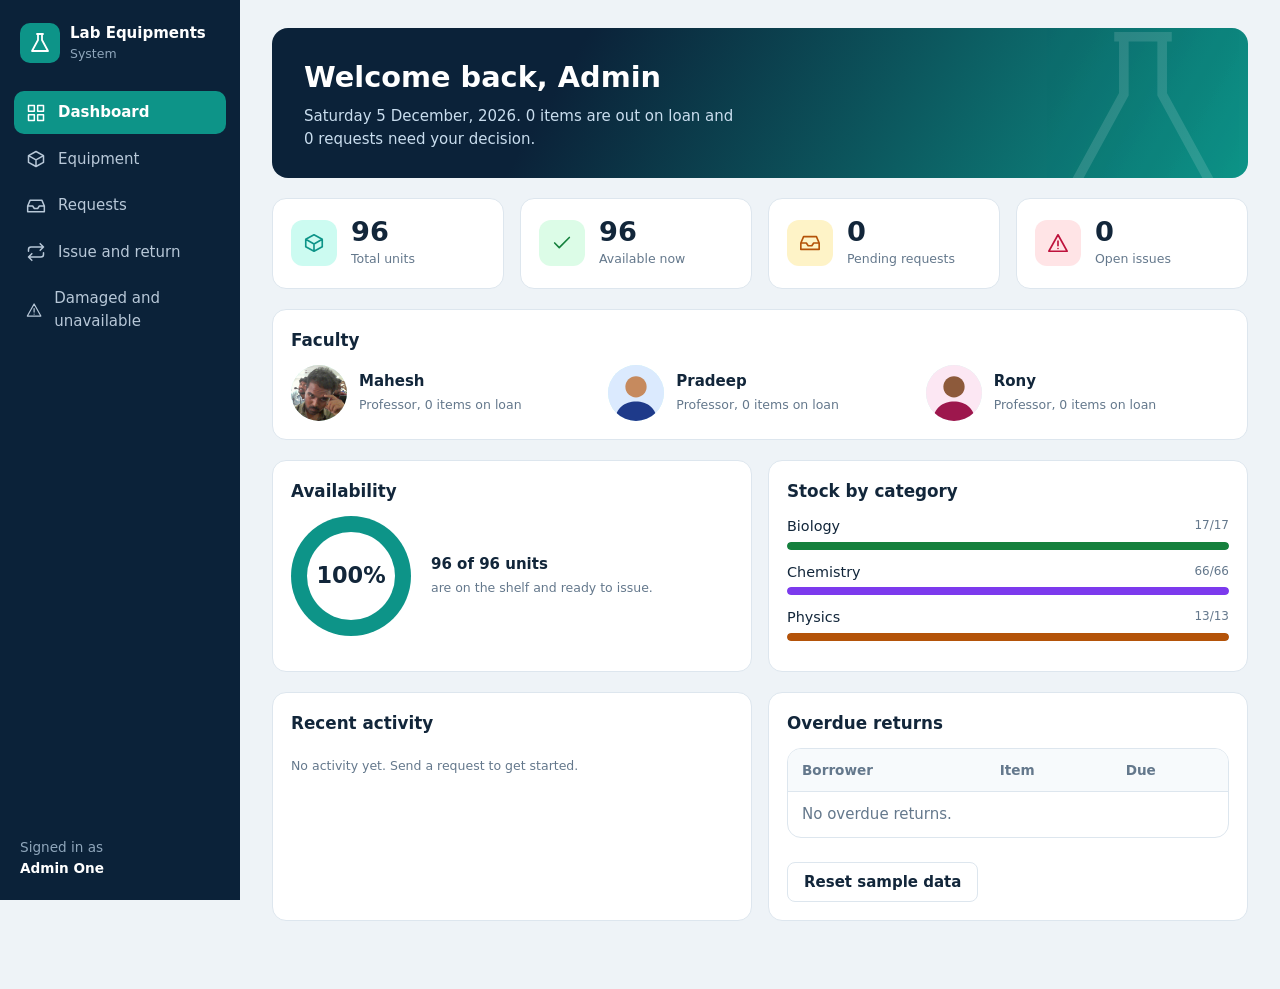
<file: index.html>
<!DOCTYPE html>
<html lang="en">
<head>
<meta charset="UTF-8">
<meta name="viewport" content="width=device-width, initial-scale=1">
<title>Lab Equipments System</title>
<style>
:root{--nv:#0b2239;--bg:#eef3f7;--sf:#fff;--tx:#12263a;--mut:#64788c;--pri:#0d9488;--bd:#dde6ee;--ok:#15803d;--warn:#b45309;--bad:#be123c}
*{box-sizing:border-box}
body{margin:0;display:flex;min-height:100vh;background:var(--bg);color:var(--tx);font:15px/1.5 "Segoe UI",system-ui,sans-serif}
aside{width:240px;flex:none;background:var(--nv);color:#b8c8d8;padding:22px 14px;display:flex;flex-direction:column;gap:4px;position:sticky;top:0;height:100vh}
.br{display:grid;grid-template-columns:40px 1fr;column-gap:10px;align-items:center;color:#fff;margin:0 6px 24px}
.br svg{grid-row:span 2;background:var(--pri);padding:8px;border-radius:10px;width:40px;height:40px}
.br small{color:#8fa6bb}
aside a{display:flex;gap:12px;align-items:center;color:inherit;text-decoration:none;padding:10px 12px;border-radius:10px}
aside a:hover{background:#14324f;color:#fff}aside a.on{background:var(--pri);color:#fff;font-weight:600}
aside p{margin:auto 6px 0;font-size:.85rem;color:#8fa6bb}aside p b{color:#fff}
main{flex:1;min-width:0;padding:28px 32px 48px;max-width:1100px}
h1{font-size:1.6rem;margin:0}h2{font-size:1.05rem;margin:0 0 12px}
.ph{margin-bottom:20px}.ph p{margin:2px 0 0;color:var(--mut)}
.hero{background:linear-gradient(120deg,#0b2239 30%,#0d9488);color:#fff;border-radius:16px;padding:28px 32px;position:relative;overflow:hidden;margin-bottom:20px}
.hero h1{font-size:1.8rem}.hero p{margin:6px 0 0;color:#c9ddee;max-width:46ch}
.hero svg.bg{position:absolute;right:-10px;top:-20px;width:230px;height:230px;opacity:.13}
.g4{display:grid;grid-template-columns:repeat(auto-fit,minmax(200px,1fr));gap:16px;margin-bottom:20px}
.g2{display:grid;grid-template-columns:repeat(auto-fit,minmax(320px,1fr));gap:16px;margin-bottom:20px}
.pn{background:var(--sf);border:1px solid var(--bd);border-radius:14px;padding:18px}
.sc{display:flex;gap:14px;align-items:center}.sc b{font-size:1.7rem;line-height:1.1;display:block}.sc small{color:var(--mut)}
.ic{width:46px;height:46px;border-radius:12px;display:grid;place-items:center;flex:none}
.dn{display:flex;gap:20px;align-items:center}
.ring{width:120px;height:120px;border-radius:50%;display:grid;place-items:center;flex:none}
.ring span{background:var(--sf);width:88px;height:88px;border-radius:50%;display:grid;place-items:center;font-size:1.4rem;font-weight:700}
.cb{margin-bottom:12px}.cb div{display:flex;justify-content:space-between;font-size:.9rem;margin-bottom:4px}
.bar{height:8px;background:#e4ecf3;border-radius:9px;overflow:hidden}.bar i{display:block;height:100%;background:var(--pri);border-radius:9px}
.act{list-style:none;margin:0;padding:0}.act li{display:flex;justify-content:space-between;gap:10px;padding:9px 0;border-bottom:1px solid var(--bd)}.act li:last-child{border:0}
.tb{display:flex;flex-wrap:wrap;gap:10px;margin-bottom:16px}
.cards{display:grid;grid-template-columns:repeat(auto-fill,minmax(235px,1fr));gap:16px}
.ec{background:var(--sf);border:1px solid var(--bd);border-radius:14px;overflow:hidden;display:flex;flex-direction:column}
.ec[hidden]{display:none}
.pic{height:130px;display:grid;place-items:center;position:relative}
.pic img{position:absolute;inset:0;width:100%;height:100%;object-fit:cover}
.eb{padding:14px;display:flex;flex-direction:column;gap:6px}.eb p{margin:0;color:var(--mut);font-size:.88rem}
.rw{display:flex;justify-content:space-between;gap:8px;align-items:start}
small{color:var(--mut)}
form{display:flex;flex-wrap:wrap;gap:10px;align-items:end;background:var(--sf);border:1px solid var(--bd);border-radius:14px;padding:16px;margin-bottom:20px}
label{display:flex;flex-direction:column;font-size:.8rem;color:var(--mut);gap:3px}
input,select{font:inherit;padding:8px 10px;border:1px solid var(--bd);border-radius:8px;background:#fff;color:var(--tx)}
button{font:inherit;padding:8px 16px;border:0;border-radius:8px;background:var(--pri);color:#fff;cursor:pointer;font-weight:600}
button:hover{filter:brightness(.92)}button.alt{background:#fff;color:var(--tx);border:1px solid var(--bd)}
:focus-visible{outline:2px solid var(--pri);outline-offset:2px}
.tw{overflow-x:auto;background:var(--sf);border:1px solid var(--bd);border-radius:14px;margin-bottom:24px}
table{width:100%;border-collapse:collapse}
th,td{text-align:left;padding:11px 14px;border-bottom:1px solid var(--bd);white-space:nowrap}
th{color:var(--mut);font-weight:600;font-size:.85rem;background:#f7fafc}tr:last-child td{border:0}
td.empty{color:var(--mut);white-space:normal}
.b{padding:2px 10px;border-radius:99px;font-size:.78rem;font-weight:600;background:currentColor;position:relative;white-space:nowrap}
.b::after{content:attr(data-t);position:absolute;inset:0;display:grid;place-items:center;color:#fff}
.available,.approved,.issued,.good{color:var(--ok)}.pending,.maintenance{color:var(--warn)}
.unavailable,.damaged,.rejected,.lost{color:var(--bad)}.returned,.cancelled{color:var(--mut)}
.row{display:flex;gap:6px}
@media(max-width:800px){body{flex-direction:column}aside{width:auto;height:auto;position:static;flex-direction:row;flex-wrap:wrap;padding:10px}.br,aside p{display:none}main{padding:18px}}
.av{display:inline-grid;place-items:center;position:relative;border-radius:50%;background:#ccfbf1;color:#0d9488;font-weight:700;overflow:hidden;vertical-align:middle;flex:none}
.av img{position:absolute;inset:0;width:100%;height:100%;object-fit:cover}
.fac{display:grid;grid-template-columns:repeat(auto-fit,minmax(220px,1fr));gap:14px}.fac>div{display:flex;gap:12px;align-items:center}
</style>
</head>
<body data-page="index" data-base="">
<script>
const K='neat-lab-db3',base=document.body.dataset.base;let pg=location.hash.slice(1)||document.body.dataset.page;
const P={grid:'M3 3h7v7H3zM14 3h7v7h-7zM14 14h7v7h-7zM3 14h7v7H3z',box:'M21 8l-9-5-9 5v8l9 5 9-5zM3 8l9 5 9-5M12 13v8',inbox:'M22 12h-6l-2 3h-4l-2-3H2M5 5h14l3 7v7H2v-7z',repeat:'M17 2l4 4-4 4M3 11V9a3 3 0 013-3h15M7 22l-4-4 4-4M21 13v2a3 3 0 01-3 3H3',alert:'M12 3l10 18H2zM12 10v5M12 18h.01',flask:'M9 3h6M10 3v6L4 20h16L14 9V3',zap:'M13 2L4 14h7l-1 8 9-12h-7z',microscope:'M6 18h12M8 22h8M14 2l4 4-6 6-4-4zM10 12l-3 3M13 15a5 5 0 005-5',check:'M20 6L9 17l-5-5'};
const ic=(n,s=22)=>`<svg width="${s}" height="${s}" viewBox="0 0 24 24" fill="none" stroke="currentColor" stroke-width="1.8" stroke-linecap="round" stroke-linejoin="round"><path d="${P[n]}"/></svg>`;
const CAT={Biology:['#15803d','#dcfce7','microscope'],Chemistry:['#7c3aed','#ede9fe','flask'],Physics:['#b45309','#fef3c7','zap'],x:['#0d9488','#ccfbf1','box']};
const E=(id,name,category,quantity,location,desc)=>({id,name,category,quantity,available:quantity,status:'available',location,desc});
const seed={users:[{id:1,name:'Admin One',role:'admin',dept:'Lab Office'},{id:2,name:'Ravi Kumar',role:'student',dept:'Physics'},{id:3,name:'Dr. Meena',role:'faculty',dept:'Chemistry'},{id:4,name:'Sneha Reddy',role:'student',dept:'Biology'},{id:5,name:'Mahesh',role:'faculty',dept:'Professor',photo:'prof-mahesh.jpg'},{id:6,name:'Pradeep',role:'faculty',dept:'Professor',photo:'prof-pradeep.svg'},{id:7,name:'Rony',role:'faculty',dept:'Professor',photo:'prof-rony.svg'}],
equipment:[E(1,'Compound Microscope','Biology',10,'Lab 101','40x to 1000x magnification for slide study.'),E(2,'Bunsen Burner','Chemistry',20,'Lab 204','Gas burner for heating and sterilising.'),E(3,'Digital Multimeter','Physics',8,'Lab 305','Measures voltage, current and resistance.'),E(4,'Centrifuge','Biology',4,'Lab 102','Separates samples at up to 5000 rpm.'),E(5,'Oscilloscope','Physics',5,'Lab 306','Dual-channel 100 MHz waveform display.'),E(6,'Beaker Set','Chemistry',40,'Store B','Borosilicate glass, 50 ml to 1000 ml.'),E(7,'Analytical Balance','Chemistry',6,'Lab 205','Weighs samples to 0.0001 g.'),E(8,'Slide Projector','Biology',3,'Store A','For showing specimen slides to a class.')],
requests:[],transactions:[],issues:[],seq:20};
let db=null;try{db=JSON.parse(localStorage.getItem(K))}catch(e){}
db=db||JSON.parse(JSON.stringify(seed));
const save=()=>{try{localStorage.setItem(K,JSON.stringify(db))}catch(e){}};
const eq=i=>db.equipment.find(e=>e.id==i),us=i=>db.users.find(u=>u.id==i);
const nid=()=>db.seq++,today=()=>new Date().toISOString().slice(0,10);
const plus=d=>new Date(Date.now()+d*864e5).toISOString().slice(0,10);
const esc=s=>String(s).replace(/[&<>"']/g,c=>'&#'+c.charCodeAt(0)+';');
const val=i=>document.getElementById(i).value.trim();
const sum=(a,k)=>a.reduce((n,x)=>n+x[k],0);
const badge=s=>`<span class="b ${s}" data-t="${s}">${s}</span>`;
const opts=(l,f)=>l.map(x=>`<option value="${x.id??x}">${f?f(x):x}</option>`).join('');
const pic=(u,s=40)=>`<span class="av" style="width:${s}px;height:${s}px;font-size:${s*.4}px">${u.name[0]}${u.photo?`<img src="${base}img/${u.photo}" alt="${u.name}" onerror="this.remove()">`:''}</span>`;
const ph=(t,s)=>`<div class="ph"><h1>${t}</h1><p>${s}</p></div>`;
const table=(h,r,msg)=>`<div class="tw"><table><tr>${h.map(x=>`<th>${x}</th>`).join('')}</tr>${r.length?r.map(c=>`<tr>${c.map(x=>`<td>${x}</td>`).join('')}</tr>`).join(''):`<tr><td class="empty" colspan="${h.length}">${msg||'Nothing here yet.'}</td></tr>`}</table></div>`;
const nav=[['index','Dashboard','index.html','grid'],['equipment','Equipment','pages/equipment.html','box'],['requests','Requests','pages/requests.html','inbox'],['transactions','Issue and return','pages/transactions.html','repeat'],['issues','Damaged and unavailable','pages/issues.html','alert']];
const card=e=>{const c=CAT[e.category]||CAT.x,p=e.quantity?Math.round(e.available/e.quantity*100):0;
 return `<div class="ec" data-t="${(e.name+e.category+(e.location||'')).toLowerCase()}" data-c="${e.category}"><div class="pic" style="background:${c[1]};color:${c[0]}">${ic(c[2],52)}<img src="${base}img/equipment-${e.id}.jpg" alt="${e.name}" onerror="this.remove()"></div><div class="eb"><div class="rw"><b>${e.name}</b>${badge(e.status)}</div><small>${e.category}, ${e.location||'Main lab'}</small><p>${e.desc||''}</p><div class="bar"><i style="width:${p}%"></i></div><small>${e.available} of ${e.quantity} available</small></div></div>`};
const stat=(n,l,v,c,b)=>`<div class="pn sc"><div class="ic" style="color:${c};background:${b}">${ic(n)}</div><div><b>${v}</b><small>${l}</small></div></div>`;

const V={
index(){const A=db.equipment,tot=sum(A,'quantity'),av=sum(A,'available'),pct=tot?Math.round(av/tot*100):0,out=db.transactions.filter(t=>!t.returned),od=out.filter(t=>t.due<today());
 const cats=[...new Set(A.map(e=>e.category))],pend=db.requests.filter(r=>r.status=='pending').length,oi=db.issues.filter(i=>!i.resolved).length;
 const act=[...db.requests.map(r=>({id:r.id,t:`${us(r.uid).name} requested ${r.qty} x ${eq(r.eid).name}`,s:r.status})),...db.transactions.map(t=>({id:t.id,t:`${us(t.uid).name} ${t.returned?'returned':'borrowed'} ${t.qty} x ${eq(t.eid).name}`,s:t.returned?'returned':'issued'})),...db.issues.map(i=>({id:i.id,t:`${eq(i.eid).name}: ${i.qty} reported ${i.type}`,s:i.type}))].sort((a,b)=>b.id-a.id).slice(0,6);
 return `<div class="hero"><svg class="bg" viewBox="0 0 24 24" fill="none" stroke="#fff" stroke-width="1"><path d="${P.flask}"/></svg><h1>Welcome back, Admin</h1><p>${new Date().toLocaleDateString('en-IN',{weekday:'long',day:'numeric',month:'long',year:'numeric'})}. ${out.length} items are out on loan and ${pend} requests need your decision.</p></div>
 <div class="g4">${stat('box','Total units',tot,'#0d9488','#ccfbf1')}${stat('check','Available now',av,'#15803d','#dcfce7')}${stat('inbox','Pending requests',pend,'#b45309','#fef3c7')}${stat('alert','Open issues',oi,'#be123c','#ffe4e6')}</div>
 <div class="pn" style="margin-bottom:20px"><h2>Faculty</h2><div class="fac">${db.users.filter(u=>u.dept=='Professor').map(u=>`<div>${pic(u,56)}<div><b>${u.name}</b><br><small>Professor, ${db.transactions.filter(t=>t.uid==u.id&&!t.returned).length} items on loan</small></div></div>`).join('')}</div></div>
 <div class="g2"><div class="pn"><h2>Availability</h2><div class="dn"><div class="ring" style="background:conic-gradient(#0d9488 ${pct*3.6}deg,#e4ecf3 0)"><span>${pct}%</span></div><div><b>${av} of ${tot} units</b><br><small>are on the shelf and ready to issue.</small></div></div></div>
 <div class="pn"><h2>Stock by category</h2>${cats.map(c=>{const a=A.filter(e=>e.category==c),t=sum(a,'quantity'),v=sum(a,'available');return `<div class="cb"><div><span>${c}</span><small>${v}/${t}</small></div><div class="bar"><i style="width:${t?v/t*100:0}%;background:${(CAT[c]||CAT.x)[0]}"></i></div></div>`}).join('')}</div></div>
 <div class="g2"><div class="pn"><h2>Recent activity</h2><ul class="act">${act.length?act.map(a=>`<li><span>${a.t}</span>${badge(a.s)}</li>`).join(''):'<li><small>No activity yet. Send a request to get started.</small></li>'}</ul></div>
 <div class="pn"><h2>Overdue returns</h2>${table(['Borrower','Item','Due'],od.map(t=>[us(t.uid).name,eq(t.eid).name,t.due]),'No overdue returns.')}<button class="alt" onclick="resetDb()">Reset sample data</button></div></div>`},
equipment(){const cats=[...new Set(db.equipment.map(e=>e.category))];
 return ph('Equipment','Browse the lab inventory and add new items.')+`<form onsubmit="return addEq()"><label>Name<input id="n" required></label><label>Category<input id="c" list="cl" required></label><datalist id="cl">${cats.map(c=>`<option>${c}</option>`).join('')}</datalist><label>Quantity<input id="q" type="number" min="1" required style="width:90px"></label><label>Location<input id="l" placeholder="Lab 101"></label><label>Description<input id="d"></label><button>Add equipment</button></form>
 <div class="tb"><input id="s" placeholder="Search equipment" oninput="filt()"><select id="cf" onchange="filt()"><option value="">All categories</option>${cats.map(c=>`<option>${c}</option>`).join('')}</select></div><div class="cards">${db.equipment.map(card).join('')}</div>`},
requests(){return ph('Requests','Students and faculty request equipment; admins approve or reject.')+`<form onsubmit="return addReq()"><label>Requested by<select id="u">${opts(db.users.filter(u=>u.role!='admin'),u=>`${u.name} (${u.role}, ${u.dept})`)}</select></label><label>Equipment<select id="e">${opts(db.equipment,e=>`${e.name} (${e.available} free)`)}</select></label><label>Quantity<input id="q" type="number" min="1" value="1" required style="width:90px"></label><label>Purpose<input id="p"></label><button>Send request</button></form>`+table(['ID','User','Department','Equipment','Qty','Purpose','Status','Action'],db.requests.map(r=>[r.id,pic(us(r.uid),28)+' '+us(r.uid).name,us(r.uid).dept,eq(r.eid).name,r.qty,r.purpose,badge(r.status),r.status=='pending'?`<div class="row"><button onclick="setReq(${r.id},'approved')">Approve</button><button class="alt" onclick="setReq(${r.id},'rejected')">Reject</button></div>`:'']))},
transactions(){const ap=db.requests.filter(r=>r.status=='approved');
 return ph('Issue and return','Hand out approved requests and record what comes back.')+`<h2>Approved, ready to issue</h2>`+table(['Request','User','Equipment','Qty','Action'],ap.map(r=>[r.id,us(r.uid).name,eq(r.eid).name,r.qty,`<button onclick="issue(${r.id})">Issue for 7 days</button>`]),'No approved requests waiting.')+
 `<h2>Issue and return log</h2>`+table(['ID','Borrower','Equipment','Qty','Issued','Due','Return'],db.transactions.map(t=>[t.id,us(t.uid).name,eq(t.eid).name,t.qty,t.issued,t.due,t.returned?badge(t.cond)+' '+t.returned:`<div class="row"><select id="c${t.id}"><option>good</option><option>damaged</option><option>lost</option></select><button onclick="ret(${t.id})">Record return</button></div>`]))},
issues(){return ph('Damaged and unavailable','Track broken, lost and out-of-service equipment.')+`<form onsubmit="return addIssue()"><label>Equipment<select id="e">${opts(db.equipment,e=>e.name)}</select></label><label>Type<select id="t"><option>damaged</option><option>maintenance</option><option>unavailable</option><option>lost</option></select></label><label>Quantity<input id="q" type="number" min="1" value="1" required style="width:90px"></label><label>Details<input id="d"></label><button>Report issue</button></form>`+table(['ID','Equipment','Type','Qty','Details','Reported','Status'],db.issues.map(i=>[i.id,eq(i.eid).name,badge(i.type),i.qty,i.desc,i.date,i.resolved?'Resolved '+i.resolved:`<button onclick="resolve(${i.id})">${i.type=='lost'?'Write off':'Mark fixed'}</button>`]))}};

function render(){if(!V[pg])pg='index';document.body.innerHTML=`<aside><div class="br">${ic('flask',24)}<b>Lab Equipments</b><small>System</small></div>${nav.map(n=>`<a href="#${n[0]}" class="${n[0]==pg?'on':''}">${ic(n[3],20)}${n[1]}</a>`).join('')}<p>Signed in as<br><b>Admin One</b></p></aside><main>${V[pg]()}</main>`}
const done=()=>{save();render()};
const sync=e=>{e.status=e.available>0?'available':(e.status=='available'?'unavailable':e.status)};
function addEq(){const q=+val('q');db.equipment.push({id:nid(),name:esc(val('n')),category:esc(val('c')),quantity:q,available:q,status:'available',location:esc(val('l')),desc:esc(val('d'))});done();return false}
function filt(){const v=val('s').toLowerCase(),c=val('cf');document.querySelectorAll('.ec').forEach(x=>x.hidden=!(x.dataset.t.includes(v)&&(!c||x.dataset.c==c)))}
function addReq(){db.requests.push({id:nid(),uid:+val('u'),eid:+val('e'),qty:+val('q'),purpose:esc(val('p')),status:'pending'});done();return false}
function setReq(i,s){db.requests.find(r=>r.id==i).status=s;done()}
function issue(i){const r=db.requests.find(x=>x.id==i),e=eq(r.eid);
 if(e.available<r.qty){alert('Only '+e.available+' available for '+e.name+'.');return}
 e.available-=r.qty;sync(e);r.status='issued';db.transactions.push({id:nid(),rid:i,eid:r.eid,uid:r.uid,qty:r.qty,issued:today(),due:plus(7),returned:null,cond:null});done()}
function ret(i){const t=db.transactions.find(x=>x.id==i),c=val('c'+i),e=eq(t.eid);
 t.returned=today();t.cond=c;
 if(c=='good'){e.available+=t.qty;sync(e)}else db.issues.push({id:nid(),eid:t.eid,tid:i,type:c,qty:t.qty,desc:'Reported at return',date:today(),resolved:null});done()}
function addIssue(){const e=eq(val('e')),q=+val('q'),t=val('t');
 e.available=Math.max(0,e.available-q);if(e.available==0)e.status=t=='maintenance'?'maintenance':t=='damaged'?'damaged':'unavailable';
 db.issues.push({id:nid(),eid:e.id,tid:null,type:t,qty:q,desc:esc(val('d')),date:today(),resolved:null});done();return false}
function resolve(i){const s=db.issues.find(x=>x.id==i),e=eq(s.eid);s.resolved=today();
 if(s.type=='lost')e.quantity=Math.max(0,e.quantity-s.qty);else e.available=Math.min(e.quantity,e.available+s.qty);
 e.available=Math.min(e.available,e.quantity);if(e.available>0)e.status='available';done()}
function resetDb(){try{localStorage.removeItem(K)}catch(e){}db=JSON.parse(JSON.stringify(seed));render()}
render();
window.addEventListener('hashchange',()=>{pg=location.hash.slice(1)||'index';render();window.scrollTo(0,0)});
</script>
</body>
</html>
</file>
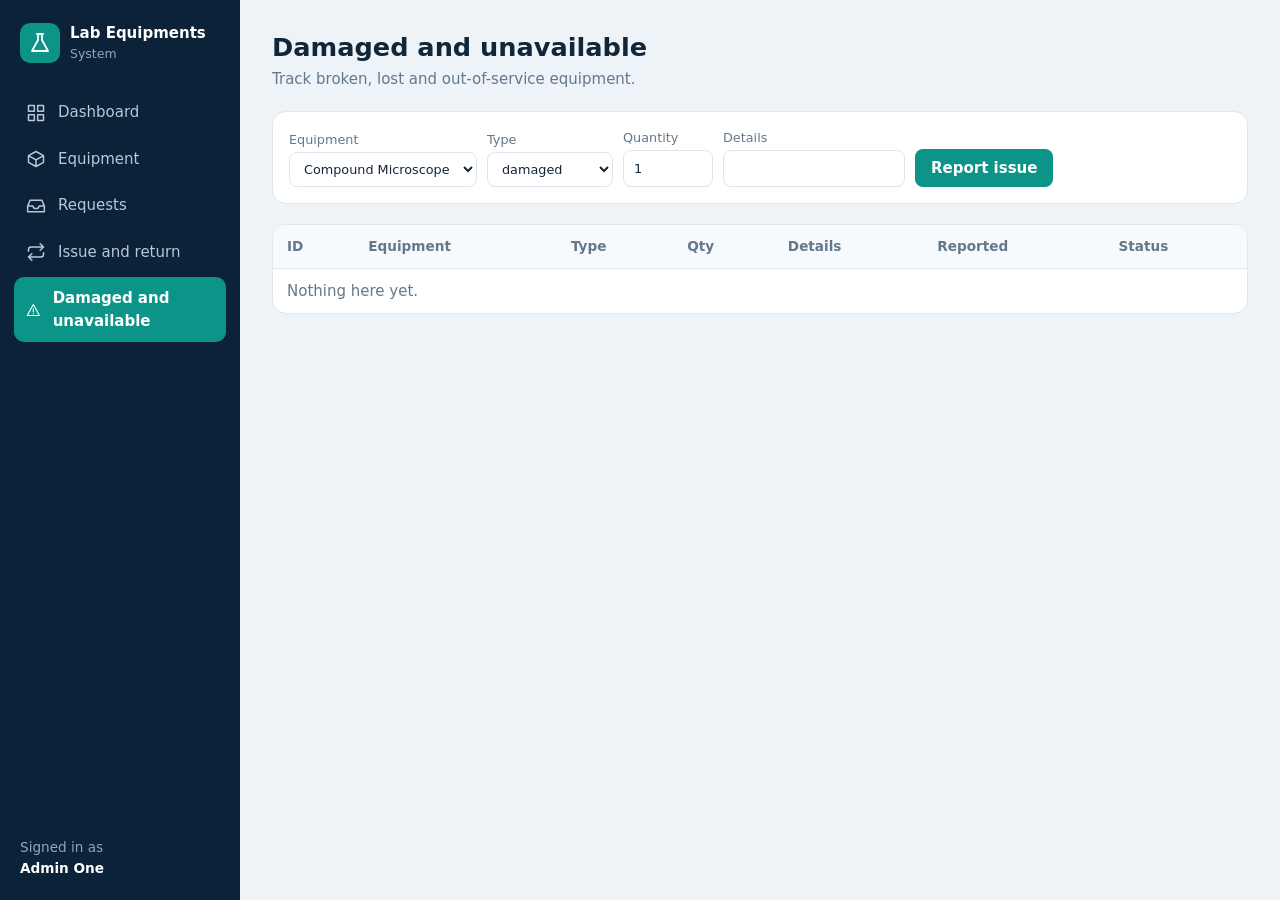
<file: pages/issues.html>
<!DOCTYPE html>
<html lang="en">
<head>
<meta charset="UTF-8">
<meta name="viewport" content="width=device-width, initial-scale=1">
<title>Lab Equipments System</title>
<link rel="stylesheet" href="../css/style.css">
</head>
<body data-page="issues" data-base="../">
<script src="../js/app.js"></script>
</body>
</html>
</file>
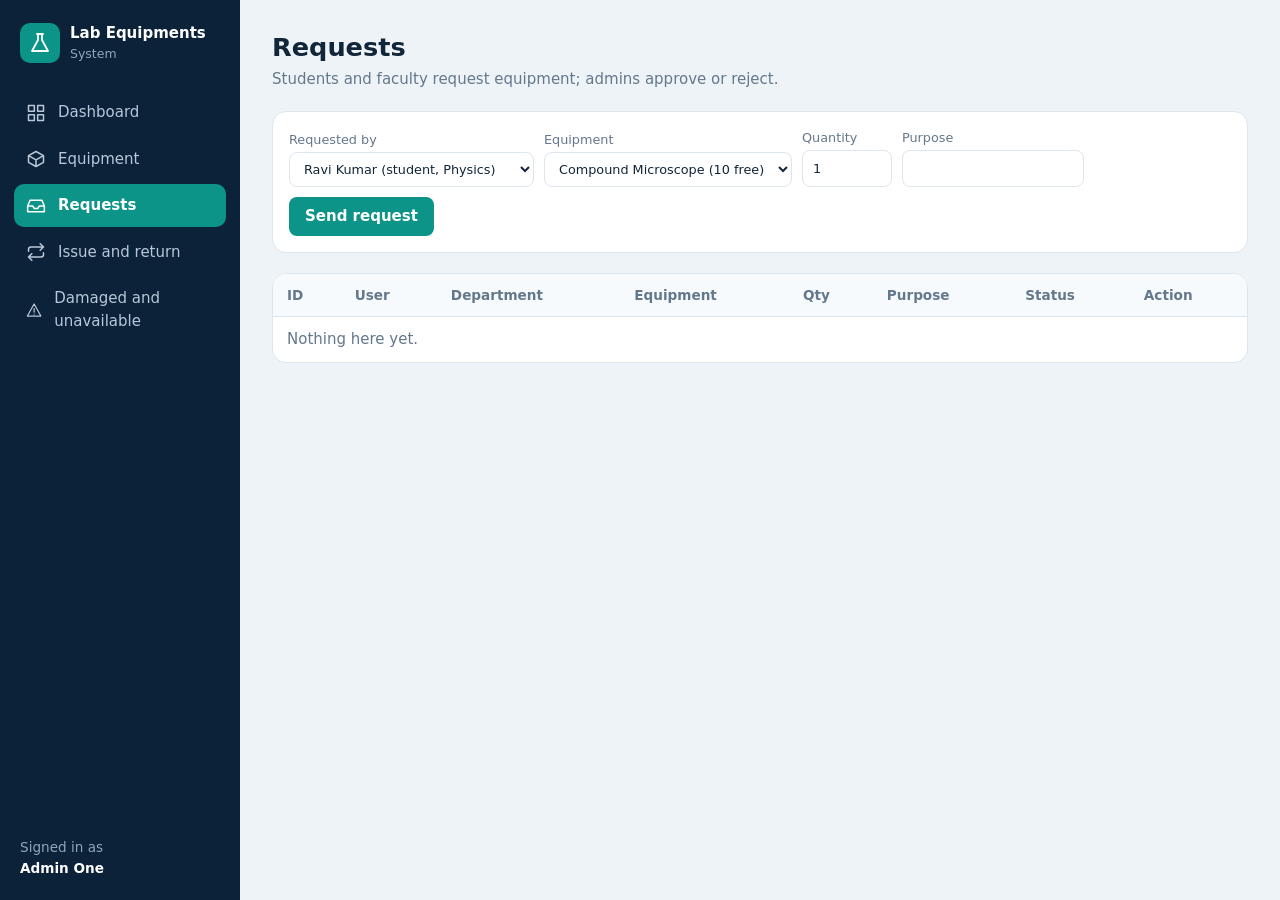
<file: pages/requests.html>
<!DOCTYPE html>
<html lang="en">
<head>
<meta charset="UTF-8">
<meta name="viewport" content="width=device-width, initial-scale=1">
<title>Lab Equipments System</title>
<link rel="stylesheet" href="../css/style.css">
</head>
<body data-page="requests" data-base="../">
<script src="../js/app.js"></script>
</body>
</html>
</file>
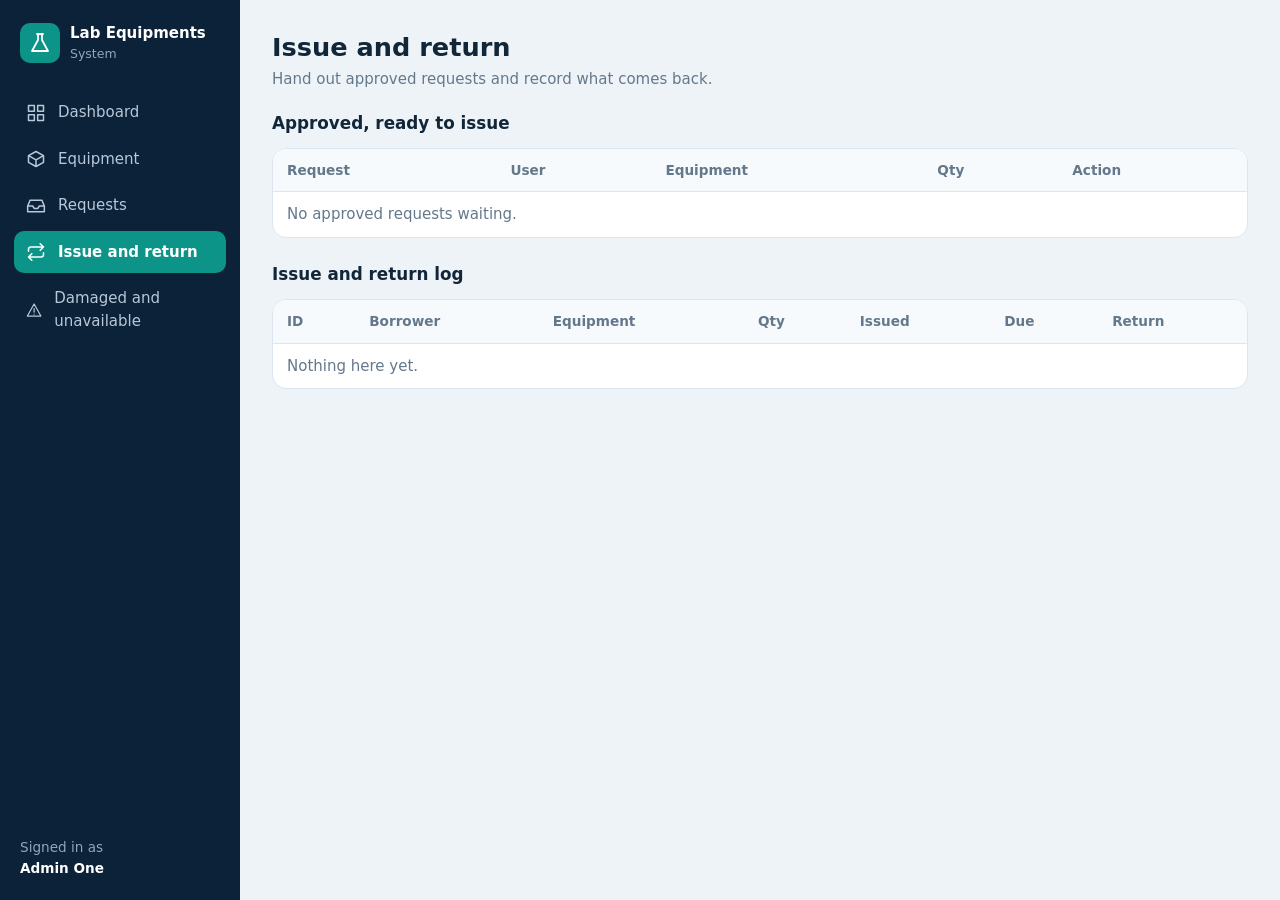
<file: pages/transactions.html>
<!DOCTYPE html>
<html lang="en">
<head>
<meta charset="UTF-8">
<meta name="viewport" content="width=device-width, initial-scale=1">
<title>Lab Equipments System</title>
<link rel="stylesheet" href="../css/style.css">
</head>
<body data-page="transactions" data-base="../">
<script src="../js/app.js"></script>
</body>
</html>
</file>
<file: css/style.css>
:root{--nv:#0b2239;--bg:#eef3f7;--sf:#fff;--tx:#12263a;--mut:#64788c;--pri:#0d9488;--bd:#dde6ee;--ok:#15803d;--warn:#b45309;--bad:#be123c}
*{box-sizing:border-box}
body{margin:0;display:flex;min-height:100vh;background:var(--bg);color:var(--tx);font:15px/1.5 "Segoe UI",system-ui,sans-serif}
aside{width:240px;flex:none;background:var(--nv);color:#b8c8d8;padding:22px 14px;display:flex;flex-direction:column;gap:4px;position:sticky;top:0;height:100vh}
.br{display:grid;grid-template-columns:40px 1fr;column-gap:10px;align-items:center;color:#fff;margin:0 6px 24px}
.br svg{grid-row:span 2;background:var(--pri);padding:8px;border-radius:10px;width:40px;height:40px}
.br small{color:#8fa6bb}
aside a{display:flex;gap:12px;align-items:center;color:inherit;text-decoration:none;padding:10px 12px;border-radius:10px}
aside a:hover{background:#14324f;color:#fff}aside a.on{background:var(--pri);color:#fff;font-weight:600}
aside p{margin:auto 6px 0;font-size:.85rem;color:#8fa6bb}aside p b{color:#fff}
main{flex:1;min-width:0;padding:28px 32px 48px;max-width:1100px}
h1{font-size:1.6rem;margin:0}h2{font-size:1.05rem;margin:0 0 12px}
.ph{margin-bottom:20px}.ph p{margin:2px 0 0;color:var(--mut)}
.hero{background:linear-gradient(120deg,#0b2239 30%,#0d9488);color:#fff;border-radius:16px;padding:28px 32px;position:relative;overflow:hidden;margin-bottom:20px}
.hero h1{font-size:1.8rem}.hero p{margin:6px 0 0;color:#c9ddee;max-width:46ch}
.hero svg.bg{position:absolute;right:-10px;top:-20px;width:230px;height:230px;opacity:.13}
.g4{display:grid;grid-template-columns:repeat(auto-fit,minmax(200px,1fr));gap:16px;margin-bottom:20px}
.g2{display:grid;grid-template-columns:repeat(auto-fit,minmax(320px,1fr));gap:16px;margin-bottom:20px}
.pn{background:var(--sf);border:1px solid var(--bd);border-radius:14px;padding:18px}
.sc{display:flex;gap:14px;align-items:center}.sc b{font-size:1.7rem;line-height:1.1;display:block}.sc small{color:var(--mut)}
.ic{width:46px;height:46px;border-radius:12px;display:grid;place-items:center;flex:none}
.dn{display:flex;gap:20px;align-items:center}
.ring{width:120px;height:120px;border-radius:50%;display:grid;place-items:center;flex:none}
.ring span{background:var(--sf);width:88px;height:88px;border-radius:50%;display:grid;place-items:center;font-size:1.4rem;font-weight:700}
.cb{margin-bottom:12px}.cb div{display:flex;justify-content:space-between;font-size:.9rem;margin-bottom:4px}
.bar{height:8px;background:#e4ecf3;border-radius:9px;overflow:hidden}.bar i{display:block;height:100%;background:var(--pri);border-radius:9px}
.act{list-style:none;margin:0;padding:0}.act li{display:flex;justify-content:space-between;gap:10px;padding:9px 0;border-bottom:1px solid var(--bd)}.act li:last-child{border:0}
.tb{display:flex;flex-wrap:wrap;gap:10px;margin-bottom:16px}
.cards{display:grid;grid-template-columns:repeat(auto-fill,minmax(235px,1fr));gap:16px}
.ec{background:var(--sf);border:1px solid var(--bd);border-radius:14px;overflow:hidden;display:flex;flex-direction:column}
.ec[hidden]{display:none}
.pic{height:130px;display:grid;place-items:center;position:relative}
.pic img{position:absolute;inset:0;width:100%;height:100%;object-fit:cover}
.eb{padding:14px;display:flex;flex-direction:column;gap:6px}.eb p{margin:0;color:var(--mut);font-size:.88rem}
.rw{display:flex;justify-content:space-between;gap:8px;align-items:start}
small{color:var(--mut)}
form{display:flex;flex-wrap:wrap;gap:10px;align-items:end;background:var(--sf);border:1px solid var(--bd);border-radius:14px;padding:16px;margin-bottom:20px}
label{display:flex;flex-direction:column;font-size:.8rem;color:var(--mut);gap:3px}
input,select{font:inherit;padding:8px 10px;border:1px solid var(--bd);border-radius:8px;background:#fff;color:var(--tx)}
button{font:inherit;padding:8px 16px;border:0;border-radius:8px;background:var(--pri);color:#fff;cursor:pointer;font-weight:600}
button:hover{filter:brightness(.92)}button.alt{background:#fff;color:var(--tx);border:1px solid var(--bd)}
:focus-visible{outline:2px solid var(--pri);outline-offset:2px}
.tw{overflow-x:auto;background:var(--sf);border:1px solid var(--bd);border-radius:14px;margin-bottom:24px}
table{width:100%;border-collapse:collapse}
th,td{text-align:left;padding:11px 14px;border-bottom:1px solid var(--bd);white-space:nowrap}
th{color:var(--mut);font-weight:600;font-size:.85rem;background:#f7fafc}tr:last-child td{border:0}
td.empty{color:var(--mut);white-space:normal}
.b{padding:2px 10px;border-radius:99px;font-size:.78rem;font-weight:600;background:currentColor;position:relative;white-space:nowrap}
.b::after{content:attr(data-t);position:absolute;inset:0;display:grid;place-items:center;color:#fff}
.available,.approved,.issued,.good{color:var(--ok)}.pending,.maintenance{color:var(--warn)}
.unavailable,.damaged,.rejected,.lost{color:var(--bad)}.returned,.cancelled{color:var(--mut)}
.row{display:flex;gap:6px}
@media(max-width:800px){body{flex-direction:column}aside{width:auto;height:auto;position:static;flex-direction:row;flex-wrap:wrap;padding:10px}.br,aside p{display:none}main{padding:18px}}
.av{display:inline-grid;place-items:center;position:relative;border-radius:50%;background:#ccfbf1;color:#0d9488;font-weight:700;overflow:hidden;vertical-align:middle;flex:none}
.av img{position:absolute;inset:0;width:100%;height:100%;object-fit:cover}
.fac{display:grid;grid-template-columns:repeat(auto-fit,minmax(220px,1fr));gap:14px}.fac>div{display:flex;gap:12px;align-items:center}
</file>
